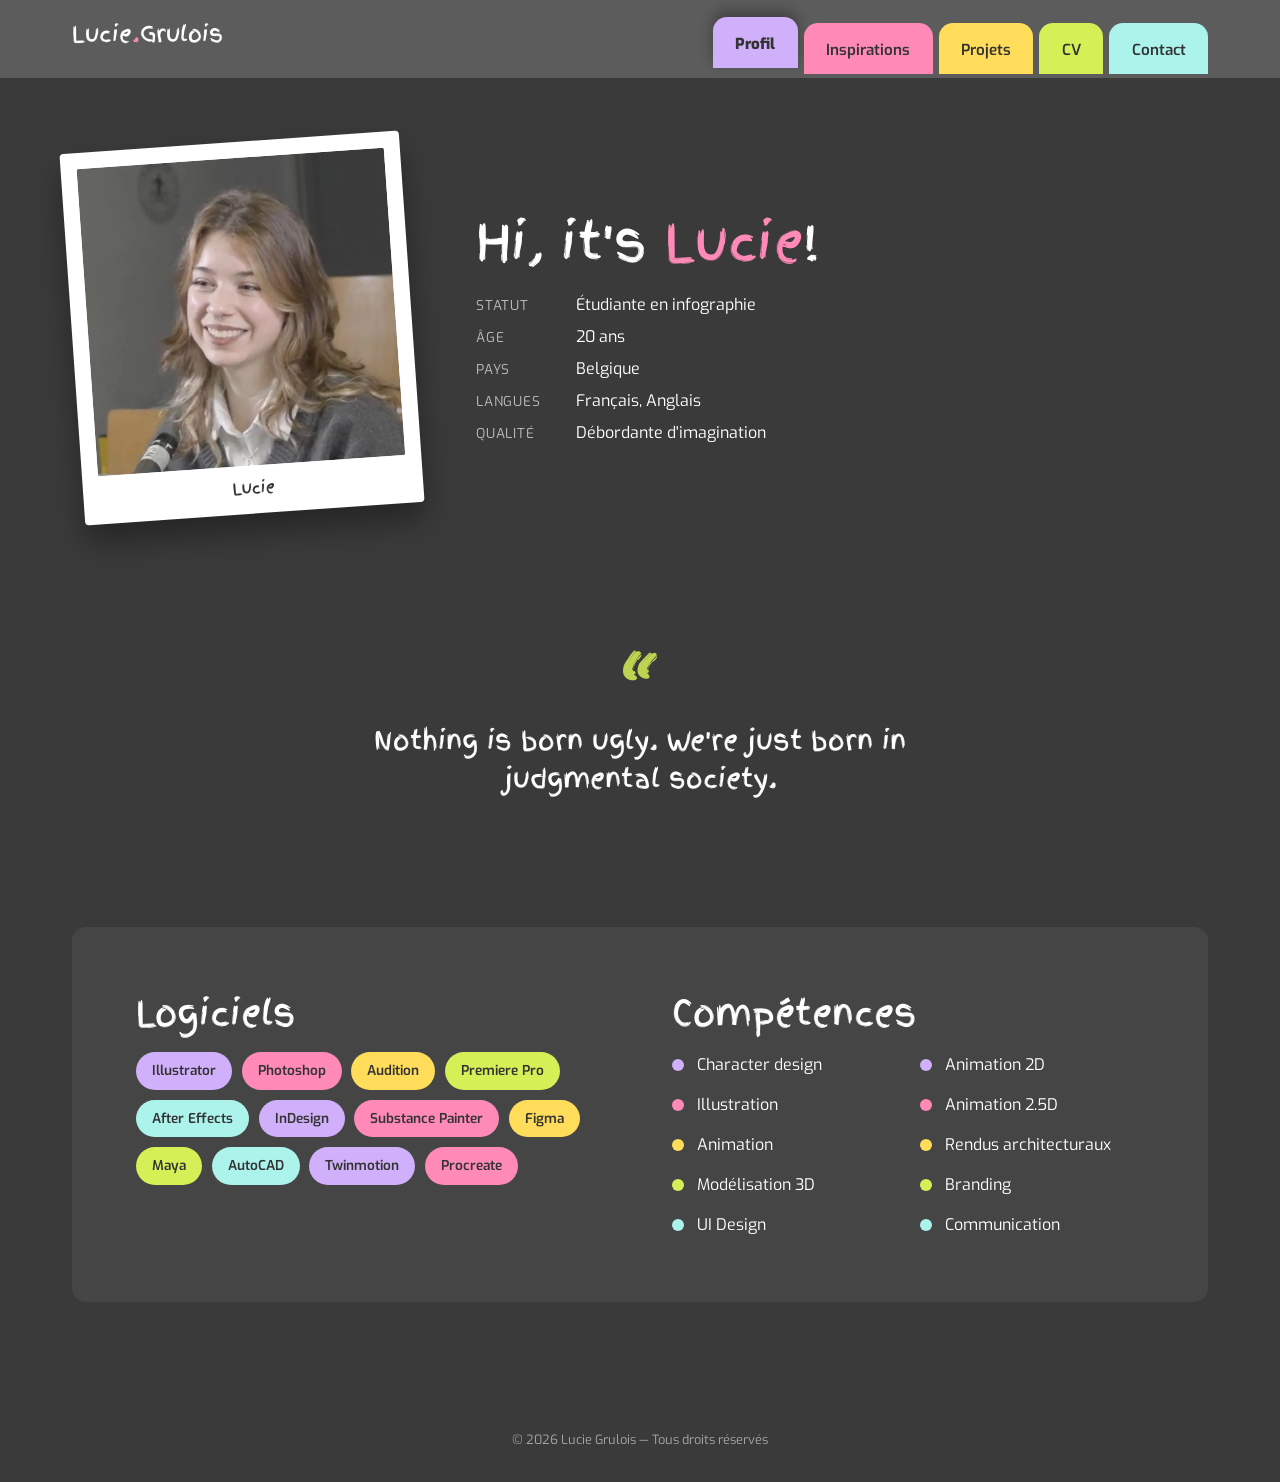
<file: index.html>
<!DOCTYPE html>
<html lang="fr">
<head>
  <meta charset="UTF-8">
  <meta name="viewport" content="width=device-width, initial-scale=1.0">
  <title>Lucie Grulois — Portfolio infographie</title>
  <meta name="description" content="Portfolio de Lucie Grulois, étudiante en infographie en Belgique : profil, inspirations, projets 3D et illustration, CV et contact.">
  <meta name="author" content="Lucie Grulois">
  <meta property="og:title" content="Lucie Grulois — Portfolio infographie">
  <meta property="og:description" content="Portfolio de Lucie Grulois, étudiante en infographie : projets 3D, illustration et UI design.">
  <meta property="og:type" content="website">
  <meta property="og:url" content="https://gruloislucie.github.io/index.html">
  <meta property="og:image" content="https://gruloislucie.github.io/images/profil/lucie-polaroid.webp">
  <meta property="og:locale" content="fr_FR">
  <meta name="twitter:card" content="summary_large_image">
  <meta name="twitter:title" content="Lucie Grulois — Portfolio infographie">
  <meta name="twitter:description" content="Portfolio de Lucie Grulois, étudiante en infographie : projets 3D, illustration et UI design.">
  <meta name="twitter:image" content="https://gruloislucie.github.io/images/profil/lucie-polaroid.webp">
  <link rel="icon" href="images/profil/favicon.svg" type="image/svg+xml">
  <link rel="preload" as="font" type="font/woff2" href="fonts/exo-400.woff2" crossorigin>
  <link rel="stylesheet" href="css/style.css">
  <link rel="preload" as="image" href="images/profil/lucie-polaroid.webp">

  <!-- Google Analytics (GA4) -->
  <script async src="https://www.googletagmanager.com/gtag/js?id=G-64EHMTEM9X"></script>
  <script>
    window.dataLayer = window.dataLayer || [];
    function gtag(){dataLayer.push(arguments);}
    gtag('js', new Date());
    gtag('config', 'G-64EHMTEM9X');
  </script>
</head>
<body>

  <header class="site-header">
    <div class="header-inner">
      <a href="index.html" class="logo">Lucie<span>.</span>Grulois</a>
      <button class="nav-toggle" aria-label="Ouvrir le menu" aria-expanded="false">&#9776;</button>
      <nav class="main-nav" aria-label="Navigation principale">
        <a href="index.html" class="tab-link is-active">Profil</a>
        <a href="inspirations.html" class="tab-link">Inspirations</a>
        <a href="projets.html" class="tab-link">Projets</a>
        <a href="cv/CV_Grulois_Lucie.pdf" class="tab-link" download>CV</a>
        <a href="contact.html" class="tab-link">Contact</a>
      </nav>
    </div>
  </header>

  <main>
    <div class="container">

      <section class="intro">
        <figure class="polaroid">
          <img src="images/profil/lucie-polaroid.webp" alt="Photo portrait de Lucie Grulois, souriante" width="800" height="800" loading="eager" fetchpriority="high">
          <figcaption>Lucie</figcaption>
        </figure>

        <div class="intro-text">
          <h1>Hi, it's <em>Lucie</em>!</h1>
          <ul class="info-list">
            <li><span class="label">Statut</span><span>Étudiante en infographie</span></li>
            <li><span class="label">Âge</span><span>20 ans</span></li>
            <li><span class="label">Pays</span><span>Belgique</span></li>
            <li><span class="label">Langues</span><span>Français, Anglais</span></li>
            <li><span class="label">Qualité</span><span>Débordante d'imagination</span></li>
          </ul>
        </div>
      </section>

      <div class="quote-block">
        <blockquote>
          Nothing is born ugly. We're just born in judgmental society.
        </blockquote>
      </div>

      <section class="skills-section">
        <div class="apps-block">
          <h2>Logiciels</h2>
          <ul class="chip-list">
            <li class="chip">Illustrator</li>
            <li class="chip">Photoshop</li>
            <li class="chip">Audition</li>
            <li class="chip">Premiere Pro</li>
            <li class="chip">After Effects</li>
            <li class="chip">InDesign</li>
            <li class="chip">Substance Painter</li>
            <li class="chip">Figma</li>
            <li class="chip">Maya</li>
            <li class="chip">AutoCAD</li>
            <li class="chip">Twinmotion</li>
            <li class="chip">Procreate</li>
          </ul>
        </div>

        <div class="skills-block">
          <h2>Compétences</h2>
          <ul class="skills-bars">
            <li class="skill-bar-item"><span class="skill-dot"></span>Character design</li>
            <li class="skill-bar-item"><span class="skill-dot"></span>Illustration</li>
            <li class="skill-bar-item"><span class="skill-dot"></span>Animation</li>
            <li class="skill-bar-item"><span class="skill-dot"></span>Modélisation 3D</li>
            <li class="skill-bar-item"><span class="skill-dot"></span>UI Design</li>
            <li class="skill-bar-item"><span class="skill-dot"></span>Animation 2D</li>
            <li class="skill-bar-item"><span class="skill-dot"></span>Animation 2.5D</li>
            <li class="skill-bar-item"><span class="skill-dot"></span>Rendus architecturaux</li>
            <li class="skill-bar-item"><span class="skill-dot"></span>Branding</li>
            <li class="skill-bar-item"><span class="skill-dot"></span>Communication</li>
          </ul>
        </div>
      </section>

    </div>
  </main>

  <footer class="site-footer">
    <p>&copy; 2026 Lucie Grulois — Tous droits réservés</p>
  </footer>

  <script src="js/script.js"></script>
</body>
</html>
</file>
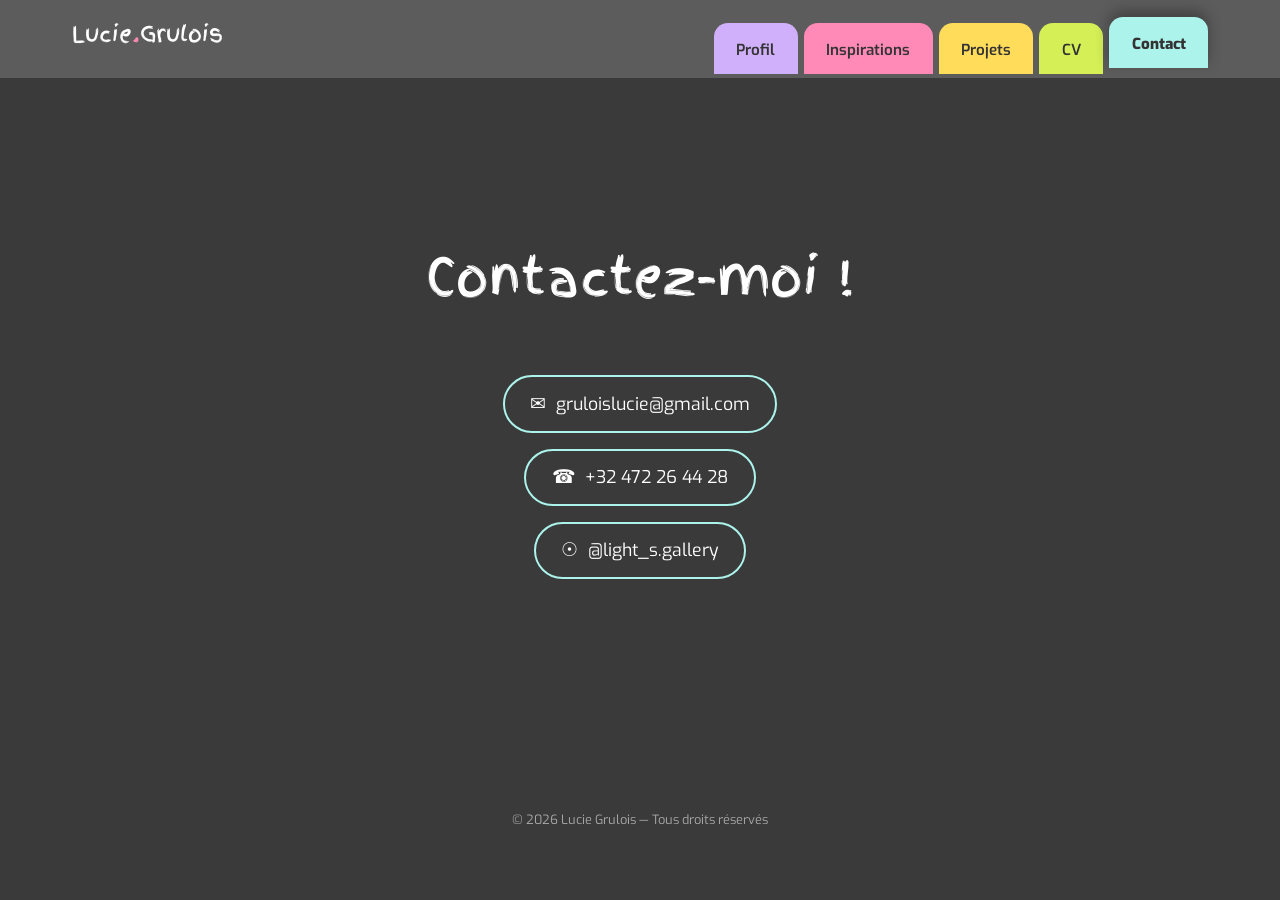
<file: contact.html>
<!DOCTYPE html>
<html lang="fr">
<head>
  <meta charset="UTF-8">
  <meta name="viewport" content="width=device-width, initial-scale=1.0">
  <title>Contact — Lucie Grulois</title>
  <meta name="description" content="Contactez Lucie Grulois, étudiante en infographie, par email, téléphone ou Instagram.">
  <meta name="author" content="Lucie Grulois">
  <meta property="og:title" content="Contact — Lucie Grulois">
  <meta property="og:description" content="Contactez Lucie Grulois, étudiante en infographie, par email, téléphone ou Instagram.">
  <meta property="og:type" content="website">
  <meta property="og:url" content="https://gruloislucie.github.io/contact.html">
  <meta property="og:image" content="https://gruloislucie.github.io/images/profil/lucie-polaroid.webp">
  <meta property="og:locale" content="fr_FR">
  <meta name="twitter:card" content="summary_large_image">
  <meta name="twitter:title" content="Contact — Lucie Grulois">
  <meta name="twitter:description" content="Contactez Lucie Grulois, étudiante en infographie, par email, téléphone ou Instagram.">
  <meta name="twitter:image" content="https://gruloislucie.github.io/images/profil/lucie-polaroid.webp">
  <link rel="icon" href="images/profil/favicon.svg" type="image/svg+xml">
  <link rel="preload" as="font" type="font/woff2" href="fonts/exo-400.woff2" crossorigin>
  <link rel="stylesheet" href="css/style.css">

  <!-- Google Analytics (GA4) -->
  <script async src="https://www.googletagmanager.com/gtag/js?id=G-64EHMTEM9X"></script>
  <script>
    window.dataLayer = window.dataLayer || [];
    function gtag(){dataLayer.push(arguments);}
    gtag('js', new Date());
    gtag('config', 'G-64EHMTEM9X');
  </script>
</head>
<body>

  <header class="site-header">
    <div class="header-inner">
      <a href="index.html" class="logo">Lucie<span>.</span>Grulois</a>
      <button class="nav-toggle" aria-label="Ouvrir le menu" aria-expanded="false">&#9776;</button>
      <nav class="main-nav" aria-label="Navigation principale">
        <a href="index.html" class="tab-link">Profil</a>
        <a href="inspirations.html" class="tab-link">Inspirations</a>
        <a href="projets.html" class="tab-link">Projets</a>
        <a href="cv/CV_Grulois_Lucie.pdf" class="tab-link" download>CV</a>
        <a href="contact.html" class="tab-link is-active">Contact</a>
      </nav>
    </div>
  </header>

  <main>
    <div class="container contact-page">
      <div class="contact-inner">
        <h1>Contactez-moi !</h1>

        <div class="contact-list">
          <a class="contact-link" href="mailto:gruloislucie@gmail.com">
            <span class="icon" aria-hidden="true">&#9993;</span> gruloislucie@gmail.com
          </a>
          <a class="contact-link" href="tel:+32472264428">
            <span class="icon" aria-hidden="true">&#9742;</span> +32 472 26 44 28
          </a>
          <a class="contact-link" href="https://www.instagram.com/light_s.gallery" target="_blank" rel="noopener noreferrer">
            <span class="icon" aria-hidden="true">&#9737;</span> @light_s.gallery
          </a>
        </div>
      </div>
    </div>
  </main>

  <footer class="site-footer">
    <p>&copy; 2026 Lucie Grulois — Tous droits réservés</p>
  </footer>

  <script src="js/script.js"></script>
</body>
</html>
</file>
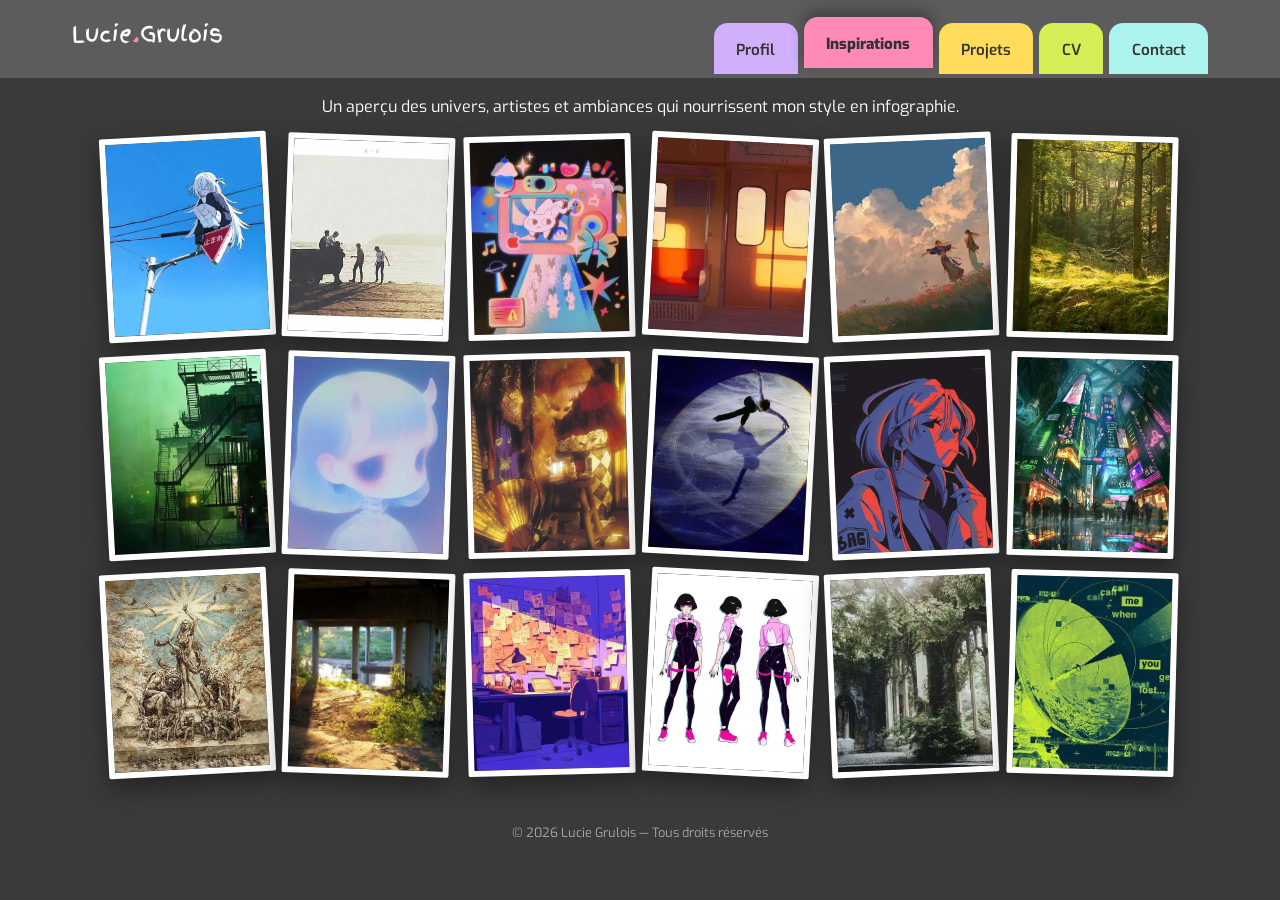
<file: inspirations.html>
<!DOCTYPE html>
<html lang="fr">
<head>
  <meta charset="UTF-8">
  <meta name="viewport" content="width=device-width, initial-scale=1.0">
  <title>Inspirations — Lucie Grulois</title>
  <meta name="description" content="Le moodboard de Lucie Grulois : les images et références qui influencent son style graphique.">
  <meta name="author" content="Lucie Grulois">
  <meta property="og:title" content="Inspirations — Lucie Grulois">
  <meta property="og:description" content="Le moodboard de Lucie Grulois : les images et références qui influencent son style graphique.">
  <meta property="og:type" content="website">
  <meta property="og:url" content="https://gruloislucie.github.io/inspirations.html">
  <meta property="og:image" content="https://gruloislucie.github.io/images/inspirations/inspiration-1.webp">
  <meta property="og:locale" content="fr_FR">
  <meta name="twitter:card" content="summary_large_image">
  <meta name="twitter:title" content="Inspirations — Lucie Grulois">
  <meta name="twitter:description" content="Le moodboard de Lucie Grulois : les images et références qui influencent son style graphique.">
  <meta name="twitter:image" content="https://gruloislucie.github.io/images/inspirations/inspiration-1.webp">
  <link rel="icon" href="images/profil/favicon.svg" type="image/svg+xml">
  <link rel="preload" as="font" type="font/woff2" href="fonts/exo-400.woff2" crossorigin>
  <link rel="stylesheet" href="css/style.css">

  <!-- Google Analytics (GA4) -->
  <script async src="https://www.googletagmanager.com/gtag/js?id=G-64EHMTEM9X"></script>
  <script>
    window.dataLayer = window.dataLayer || [];
    function gtag(){dataLayer.push(arguments);}
    gtag('js', new Date());
    gtag('config', 'G-64EHMTEM9X');
  </script>
</head>
<body class="page-inspirations">

  <header class="site-header">
    <div class="header-inner">
      <a href="index.html" class="logo">Lucie<span>.</span>Grulois</a>
      <button class="nav-toggle" aria-label="Ouvrir le menu" aria-expanded="false">&#9776;</button>
      <nav class="main-nav" aria-label="Navigation principale">
        <a href="index.html" class="tab-link">Profil</a>
        <a href="inspirations.html" class="tab-link is-active">Inspirations</a>
        <a href="projets.html" class="tab-link">Projets</a>
        <a href="cv/CV_Grulois_Lucie.pdf" class="tab-link" download>CV</a>
        <a href="contact.html" class="tab-link">Contact</a>
      </nav>
    </div>
  </header>

  <main>
    <div class="container">
      <div class="moodboard-intro">
        <h1 class="sr-only">Inspirations</h1>
        <p>Un aperçu des univers, artistes et ambiances qui nourrissent mon style en infographie.</p>
      </div>

      <div class="moodboard">
        <figure class="moodboard-item"><img src="images/inspirations/inspiration-1.webp" alt="Illustration d'un personnage aux cheveux blancs perché sur un panneau stop, style anime" width="520" height="784" loading="eager"></figure>
        <figure class="moodboard-item"><img src="images/inspirations/inspiration-2.webp" alt="Photo au ton chaud d'un groupe sur une plage près d'une camionnette" width="520" height="378" loading="eager"></figure>
        <figure class="moodboard-item"><img src="images/inspirations/inspiration-3.webp" alt="Illustration pastel colorée avec un personnage chat et des motifs kawaii" width="520" height="640" loading="eager"></figure>
        <figure class="moodboard-item"><img src="images/inspirations/inspiration-4.webp" alt="Rendu 3D de l'intérieur d'un métro baigné de lumière orangée au coucher du soleil" width="520" height="292" loading="lazy"></figure>
        <figure class="moodboard-item"><img src="images/inspirations/inspiration-5.webp" alt="Peinture numérique de deux silhouettes marchant vers des nuages sur une colline fleurie" width="520" height="312" loading="lazy"></figure>
        <figure class="moodboard-item"><img src="images/inspirations/inspiration-6.webp" alt="Photo d'une forêt baignée de lumière dorée" width="520" height="346" loading="lazy"></figure>
        <figure class="moodboard-item"><img src="images/inspirations/inspiration-7.webp" alt="Illustration cyberpunk d'escaliers extérieurs dans une brume verte néon" width="520" height="520" loading="lazy"></figure>
        <figure class="moodboard-item"><img src="images/inspirations/inspiration-8.webp" alt="Portrait pastel holographique d'un personnage stylisé aux cornes" width="520" height="520" loading="lazy"></figure>
        <figure class="moodboard-item"><img src="images/inspirations/inspiration-9.webp" alt="Photo d'une coiffeuse vintage entourée de plumes et de masques dorés" width="520" height="691" loading="lazy"></figure>
        <figure class="moodboard-item"><img src="images/inspirations/inspiration-10.webp" alt="Photo d'un patineur artistique saisi en pleine figure sous un projecteur" width="520" height="518" loading="lazy"></figure>
        <figure class="moodboard-item"><img src="images/inspirations/inspiration-11.webp" alt="Illustration graphique rouge et bleue d'un portrait au style urbain" width="520" height="557" loading="lazy"></figure>
        <figure class="moodboard-item"><img src="images/inspirations/inspiration-12.webp" alt="Illustration d'une rue cyberpunk saturée de néons sous la pluie" width="520" height="650" loading="lazy"></figure>
        <figure class="moodboard-item"><img src="images/inspirations/inspiration-13.webp" alt="Illustration sépia façon gravure de figures mythologiques sous une étoile lumineuse" width="520" height="687" loading="lazy"></figure>
        <figure class="moodboard-item"><img src="images/inspirations/inspiration-14.webp" alt="Photo d'un passage sous un pont envahi de végétation" width="520" height="390" loading="lazy"></figure>
        <figure class="moodboard-item"><img src="images/inspirations/inspiration-15.webp" alt="Illustration d'un bureau nocturne violet couvert de post-it" width="520" height="520" loading="lazy"></figure>
        <figure class="moodboard-item"><img src="images/inspirations/inspiration-16.webp" alt="Character design rose et noir d'un personnage vu de trois quarts" width="520" height="650" loading="lazy"></figure>
        <figure class="moodboard-item"><img src="images/inspirations/inspiration-17.webp" alt="Photo de ruines gothiques envahies par la végétation" width="520" height="486" loading="lazy"></figure>
        <figure class="moodboard-item"><img src="images/inspirations/inspiration-18.webp" alt="Affiche graphique verte avec une antenne parabolique et une typographie éclatée" width="520" height="520" loading="lazy"></figure>
      </div>
    </div>
  </main>

  <footer class="site-footer">
    <p>&copy; 2026 Lucie Grulois — Tous droits réservés</p>
  </footer>

  <script src="js/script.js"></script>
</body>
</html>
</file>
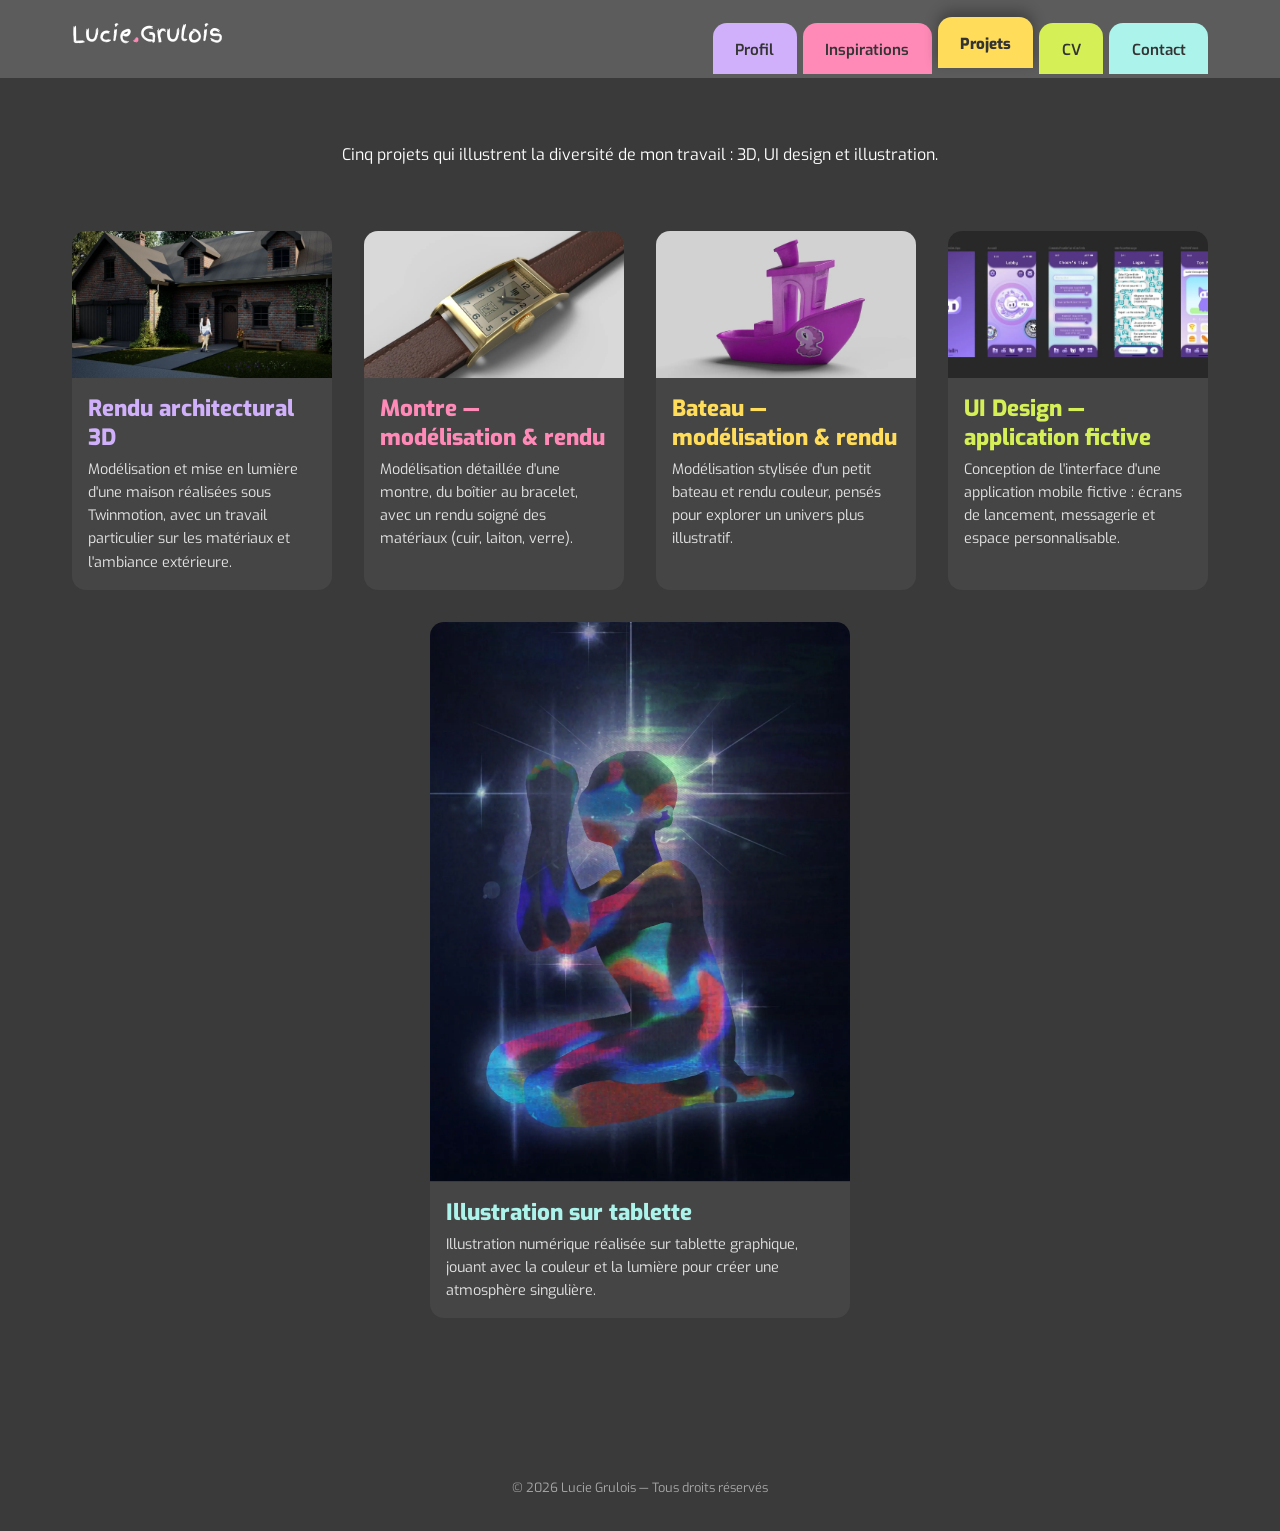
<file: projets.html>
<!DOCTYPE html>
<html lang="fr">
<head>
  <meta charset="UTF-8">
  <meta name="viewport" content="width=device-width, initial-scale=1.0">
  <title>Projets — Lucie Grulois</title>
  <meta name="description" content="Sélection de projets réalisés par Lucie Grulois : rendu architectural 3D, modélisation, UI design et illustration.">
  <meta name="author" content="Lucie Grulois">
  <meta property="og:title" content="Projets — Lucie Grulois">
  <meta property="og:description" content="Sélection de projets réalisés par Lucie Grulois : rendu architectural 3D, modélisation, UI design et illustration.">
  <meta property="og:type" content="website">
  <meta property="og:url" content="https://gruloislucie.github.io/projets.html">
  <meta property="og:image" content="https://gruloislucie.github.io/images/projets/projet-1-rendu-architectural.webp">
  <meta property="og:locale" content="fr_FR">
  <meta name="twitter:card" content="summary_large_image">
  <meta name="twitter:title" content="Projets — Lucie Grulois">
  <meta name="twitter:description" content="Sélection de projets réalisés par Lucie Grulois : rendu architectural 3D, modélisation, UI design et illustration.">
  <meta name="twitter:image" content="https://gruloislucie.github.io/images/projets/projet-1-rendu-architectural.webp">
  <link rel="icon" href="images/profil/favicon.svg" type="image/svg+xml">
  <link rel="preload" as="font" type="font/woff2" href="fonts/exo-400.woff2" crossorigin>
  <link rel="stylesheet" href="css/style.css">

  <!-- Google Analytics (GA4) -->
  <script async src="https://www.googletagmanager.com/gtag/js?id=G-64EHMTEM9X"></script>
  <script>
    window.dataLayer = window.dataLayer || [];
    function gtag(){dataLayer.push(arguments);}
    gtag('js', new Date());
    gtag('config', 'G-64EHMTEM9X');
  </script>
</head>
<body>

  <header class="site-header">
    <div class="header-inner">
      <a href="index.html" class="logo">Lucie<span>.</span>Grulois</a>
      <button class="nav-toggle" aria-label="Ouvrir le menu" aria-expanded="false">&#9776;</button>
      <nav class="main-nav" aria-label="Navigation principale">
        <a href="index.html" class="tab-link">Profil</a>
        <a href="inspirations.html" class="tab-link">Inspirations</a>
        <a href="projets.html" class="tab-link is-active">Projets</a>
        <a href="cv/CV_Grulois_Lucie.pdf" class="tab-link" download>CV</a>
        <a href="contact.html" class="tab-link">Contact</a>
      </nav>
    </div>
  </header>

  <main>
    <div class="container">
      <div class="projects-intro">
        <h1 class="sr-only">Projets</h1>
        <p>Cinq projets qui illustrent la diversité de mon travail : 3D, UI design et illustration.</p>
      </div>

      <div class="projects-row">
        <article class="project-card color-1">
          <div class="project-thumb">
            <img src="images/projets/projet-1-rendu-architectural.webp" alt="Rendu architectural 3D d'une maison réalisé sous Twinmotion" width="1400" height="787" loading="lazy">
          </div>
          <div class="project-body">
            <h3>Rendu architectural 3D</h3>
            <p>Modélisation et mise en lumière d'une maison réalisées sous Twinmotion, avec un travail particulier sur les matériaux et l'ambiance extérieure.</p>
          </div>
        </article>

        <article class="project-card color-2">
          <div class="project-thumb">
            <img src="images/projets/projet-2-montre.webp" alt="Modélisation et rendu 3D d'une montre" width="1400" height="787" loading="lazy">
          </div>
          <div class="project-body">
            <h3>Montre — modélisation &amp; rendu</h3>
            <p>Modélisation détaillée d'une montre, du boîtier au bracelet, avec un rendu soigné des matériaux (cuir, laiton, verre).</p>
          </div>
        </article>

        <article class="project-card color-3">
          <div class="project-thumb">
            <img src="images/projets/projet-3-bateau.webp" alt="Modélisation et rendu 3D stylisé d'un bateau" width="1400" height="787" loading="lazy">
          </div>
          <div class="project-body">
            <h3>Bateau — modélisation &amp; rendu</h3>
            <p>Modélisation stylisée d'un petit bateau et rendu couleur, pensés pour explorer un univers plus illustratif.</p>
          </div>
        </article>

        <article class="project-card color-4">
          <div class="project-thumb">
            <img src="images/projets/projet-4-uidesign.webp" alt="UI design d'une application mobile fictive nommée Choom" width="1400" height="644" loading="lazy">
          </div>
          <div class="project-body">
            <h3>UI Design — application fictive</h3>
            <p>Conception de l'interface d'une application mobile fictive : écrans de lancement, messagerie et espace personnalisable.</p>
          </div>
        </article>
      </div>

      <div class="projects-row row-2">
        <article class="project-card color-5">
          <div class="project-thumb project-thumb--full">
            <img src="images/projets/projet-5-illustration.webp" alt="Illustration numérique réalisée sur tablette graphique" width="1400" height="1866" loading="lazy">
          </div>
          <div class="project-body">
            <h3>Illustration sur tablette</h3>
            <p>Illustration numérique réalisée sur tablette graphique, jouant avec la couleur et la lumière pour créer une atmosphère singulière.</p>
          </div>
        </article>
      </div>

    </div>
  </main>

  <footer class="site-footer">
    <p>&copy; 2026 Lucie Grulois — Tous droits réservés</p>
  </footer>

  <script src="js/script.js"></script>
</body>
</html>
</file>
<file: css/style.css>
/* ==========================================================================
   PORTFOLIO LUCIE GRULOIS — FEUILLE DE STYLE PRINCIPALE
   Structure : 1. Polices  2. Variables  3. Reset  4. Typo  5. Layout général
               6. Navigation (intercalaires)  7. Page Profil
               8. Page Inspirations  9. Page Projets  10. Page Contact
               11. Footer  12. Transitions  13. Responsive
   ========================================================================== */

/* -------------------------------------------------------------------------
   1. POLICES (hébergées localement, plus de dépendance à Google Fonts)
   ------------------------------------------------------------------------- */
@font-face {
  font-family: "Exo";
  src: url("../fonts/exo-400.woff2") format("woff2");
  font-weight: 400;
  font-style: normal;
  font-display: swap;
}

@font-face {
  font-family: "Exo";
  src: url("../fonts/exo-600.woff2") format("woff2");
  font-weight: 600;
  font-style: normal;
  font-display: swap;
}

@font-face {
  font-family: "Exo";
  src: url("../fonts/exo-700.woff2") format("woff2");
  font-weight: 700;
  font-style: normal;
  font-display: swap;
}

@font-face {
  font-family: "Exo";
  src: url("../fonts/exo-800.woff2") format("woff2");
  font-weight: 800;
  font-style: normal;
  font-display: swap;
}

@font-face {
  font-family: "Finger Paint";
  src: url("../fonts/finger-paint-400.woff2") format("woff2");
  font-weight: 400;
  font-style: normal;
  font-display: swap;
}

/* -------------------------------------------------------------------------
   2. VARIABLES
   ------------------------------------------------------------------------- */
:root {
  /* couleurs */
  --color-header-bg: #5C5C5C;
  --color-bg: #3A3A3A;
  --color-bg-light: #454545;
  --color-text: #FFFFFF;
  --color-text-on-accent: #333333;

  --color-tab-profil: #D0B0FA;
  --color-tab-inspirations: #FF8AB7;
  --color-tab-projets: #FFDC5A;
  --color-tab-cv: #D5EF56;
  --color-tab-contact: #ACF3EB;

  /* typographie */
  --font-title: "Finger Paint", cursive;
  --font-body: "Exo", sans-serif;

  /* espacements */
  --space-xs: 0.5rem;
  --space-sm: 1rem;
  --space-md: 2rem;
  --space-lg: 4rem;
  --space-xl: 6rem;

  /* structure */
  --max-width: 1200px;
  --radius: 14px;
  --transition-fast: 0.25s ease;
  --transition-slow: 0.5s ease;
}

/* -------------------------------------------------------------------------
   2. RESET
   ------------------------------------------------------------------------- */
*,
*::before,
*::after {
  box-sizing: border-box;
  margin: 0;
  padding: 0;
}

html {
  scroll-behavior: smooth;
}

body {
  background-color: var(--color-bg);
  color: var(--color-text);
  font-family: var(--font-body);
  font-size: 1rem;
  line-height: 1.6;
  min-height: 100vh;
  overflow-x: hidden;
}

img {
  max-width: 100%;
  display: block;
}

a {
  color: inherit;
  text-decoration: none;
}

ul {
  list-style: none;
}

button {
  font-family: inherit;
  cursor: pointer;
  border: none;
  background: none;
}

h1, h2, h3 {
  font-family: var(--font-title);
  font-weight: 400;
  line-height: 1.3;
}

/* -------------------------------------------------------------------------
   3. TYPOGRAPHIE — TAILLES
   ------------------------------------------------------------------------- */
h1 { font-size: clamp(2rem, 5vw, 3.2rem); }
h2 { font-size: clamp(1.5rem, 3.5vw, 2.2rem); }
h3 { font-size: clamp(1.1rem, 2.5vw, 1.4rem); }

.sr-only {
  position: absolute;
  width: 1px;
  height: 1px;
  padding: 0;
  margin: -1px;
  overflow: hidden;
  clip-path: inset(50%);
  white-space: nowrap;
  border: 0;
}

.eyebrow {
  text-transform: uppercase;
  letter-spacing: 0.15em;
  font-size: 0.75rem;
  opacity: 0.75;
}

/* -------------------------------------------------------------------------
   4. LAYOUT GÉNÉRAL
   ------------------------------------------------------------------------- */
.container {
  width: 100%;
  max-width: var(--max-width);
  margin-inline: auto;
  padding-inline: var(--space-md);
}

main {
  padding-top: var(--space-lg);
  padding-bottom: var(--space-xl);
  min-height: 70vh;
}

/* -------------------------------------------------------------------------
   5. NAVIGATION — LES INTERCALAIRES
   ------------------------------------------------------------------------- */
.site-header {
  position: sticky;
  top: 0;
  z-index: 100;
  background: var(--color-header-bg);
  padding-top: var(--space-sm);
  padding-bottom: 10px;
}

.header-inner {
  max-width: var(--max-width);
  margin-inline: auto;
  padding-inline: var(--space-md);
  display: flex;
  align-items: flex-end;
  justify-content: space-between;
  gap: var(--space-sm);
}

.logo {
  font-family: var(--font-title);
  font-size: 1.4rem;
  color: var(--color-text);
  padding-bottom: var(--space-sm);
  white-space: nowrap;
}

.logo span {
  color: var(--color-tab-inspirations);
}

.nav-toggle {
  display: none;
  color: var(--color-text);
  font-size: 1.8rem;
  padding: var(--space-xs);
}

.main-nav {
  display: flex;
  align-items: flex-end;
  gap: 6px;
  flex-wrap: wrap;
}

.tab-link {
  display: inline-flex;
  align-items: center;
  justify-content: center;
  padding: 0.9rem 1.4rem 0.75rem;
  font-family: var(--font-body);
  font-weight: 600;
  font-size: 0.95rem;
  color: var(--color-text-on-accent);
  border-radius: var(--radius) var(--radius) 0 0;
  transform: translateY(6px);
  transition: transform var(--transition-fast), font-weight var(--transition-fast),
    box-shadow var(--transition-fast);
  box-shadow: 0 0 0 rgba(0, 0, 0, 0);
}

.tab-link:nth-child(1) { background: var(--color-tab-profil); }
.tab-link:nth-child(2) { background: var(--color-tab-inspirations); }
.tab-link:nth-child(3) { background: var(--color-tab-projets); }
.tab-link:nth-child(4) { background: var(--color-tab-cv); }
.tab-link:nth-child(5) { background: var(--color-tab-contact); }

.tab-link:hover,
.tab-link:focus-visible {
  font-weight: 800;
  transform: translateY(0) scale(1.08);
  box-shadow: 0 -6px 14px rgba(0, 0, 0, 0.25);
  outline: none;
}

.tab-link.is-active {
  transform: translateY(0);
  box-shadow: 0 -6px 14px rgba(0, 0, 0, 0.3);
  font-weight: 800;
}

/* -------------------------------------------------------------------------
   6. PAGE PROFIL
   ------------------------------------------------------------------------- */
.intro {
  display: grid;
  grid-template-columns: minmax(220px, 340px) 1fr;
  gap: var(--space-lg);
  align-items: center;
  margin-bottom: var(--space-xl);
}

.polaroid {
  background: #FFFFFF;
  padding: 1rem 1rem 0.5rem;
  border-radius: 4px;
  box-shadow: 0 18px 30px rgba(0, 0, 0, 0.35);
  transform: rotate(-4deg);
  transition: transform var(--transition-slow);
}

.polaroid figcaption {
  font-family: var(--font-title);
  color: var(--color-text-on-accent);
  text-align: center;
  padding-top: 0.6rem;
  padding-bottom: 0.3rem;
  font-size: 1rem;
}

.polaroid:hover {
  transform: rotate(0deg) scale(1.02);
}

.polaroid img {
  width: 100%;
  height: auto;
  aspect-ratio: 1 / 1;
  object-fit: cover;
  border-radius: 2px;
}

.intro-text h1 {
  margin-bottom: var(--space-sm);
}

.intro-text h1 em {
  font-style: normal;
  color: var(--color-tab-inspirations);
}

.info-list {
  display: flex;
  flex-direction: column;
  gap: 0.4rem;
  font-size: 1rem;
}

.info-list li {
  display: flex;
  gap: 0.6rem;
}

.info-list .label {
  min-width: 90px;
  opacity: 0.65;
  font-size: 0.85rem;
  text-transform: uppercase;
  letter-spacing: 0.06em;
  padding-top: 0.15rem;
}

.quote-block {
  max-width: 760px;
  margin: 0 auto var(--space-xl);
  text-align: center;
  padding: var(--space-md);
  position: relative;
}

.quote-block::before {
  content: "\201C";
  font-family: var(--font-title);
  font-size: 5rem;
  color: var(--color-tab-cv);
  line-height: 1;
  opacity: 0.85;
  display: block;
}

.quote-block blockquote {
  font-family: var(--font-title);
  font-size: clamp(1.1rem, 2.4vw, 1.6rem);
  line-height: 1.5;
}

.skills-section {
  display: grid;
  grid-template-columns: 1fr 1fr;
  gap: var(--space-lg);
  background: var(--color-bg-light);
  border-radius: var(--radius);
  padding: var(--space-lg);
}

.skills-section h2 {
  margin-bottom: var(--space-sm);
}

.chip-list {
  display: flex;
  flex-wrap: wrap;
  gap: 0.6rem;
}

.chip {
  padding: 0.5rem 1rem;
  border-radius: 100px;
  font-size: 0.85rem;
  font-weight: 600;
  color: var(--color-text-on-accent);
  transition: transform var(--transition-fast);
}

.chip:hover {
  transform: translateY(-3px);
}

.chip:nth-child(5n+1) { background: var(--color-tab-profil); }
.chip:nth-child(5n+2) { background: var(--color-tab-inspirations); }
.chip:nth-child(5n+3) { background: var(--color-tab-projets); }
.chip:nth-child(5n+4) { background: var(--color-tab-cv); }
.chip:nth-child(5n+5) { background: var(--color-tab-contact); }

.skills-bars {
  display: grid;
  grid-template-columns: 1fr 1fr;
  grid-auto-flow: column;
  grid-template-rows: repeat(5, auto);
  gap: 0.9rem 1.5rem;
}

.skill-bar-item {
  display: flex;
  align-items: center;
  gap: 0.8rem;
}

.skill-dot {
  width: 12px;
  height: 12px;
  border-radius: 50%;
  flex-shrink: 0;
}

.skill-bar-item:nth-child(5n+1) .skill-dot { background: var(--color-tab-profil); }
.skill-bar-item:nth-child(5n+2) .skill-dot { background: var(--color-tab-inspirations); }
.skill-bar-item:nth-child(5n+3) .skill-dot { background: var(--color-tab-projets); }
.skill-bar-item:nth-child(5n+4) .skill-dot { background: var(--color-tab-cv); }
.skill-bar-item:nth-child(5n+5) .skill-dot { background: var(--color-tab-contact); }

/* -------------------------------------------------------------------------
   7. PAGE INSPIRATIONS — MOODBOARD
   ------------------------------------------------------------------------- */
.moodboard-intro {
  max-width: 700px;
  margin: 0 auto var(--space-lg);
  text-align: center;
}

.moodboard {
  column-count: 4;
  column-gap: 18px;
  max-width: 1100px;
  margin-inline: auto;
  padding-inline: var(--space-md);
}

.moodboard-item {
  break-inside: avoid;
  display: inline-block;
  width: 100%;
  margin: 0 0 22px;
  box-shadow: 0 10px 25px rgba(0, 0, 0, 0.4);
  border: 6px solid #fff;
  border-radius: 2px;
  transition: transform var(--transition-fast);
  cursor: pointer;
}

.moodboard-item:hover {
  transform: scale(1.05) rotate(0deg) !important;
  position: relative;
  z-index: 5;
}

.moodboard-item img {
  width: 100%;
  height: auto;
  display: block;
  border-radius: 1px;
}

.moodboard-item:nth-child(6n+1) { transform: rotate(-3deg); }
.moodboard-item:nth-child(6n+2) { transform: rotate(2deg); }
.moodboard-item:nth-child(6n+3) { transform: rotate(-1.5deg); }
.moodboard-item:nth-child(6n+4) { transform: rotate(3deg); }
.moodboard-item:nth-child(6n+5) { transform: rotate(-2.5deg); }
.moodboard-item:nth-child(6n+6) { transform: rotate(1.5deg); }

/* -------------------------------------------------------------------------
   8. PAGE PROJETS
   ------------------------------------------------------------------------- */
.projects-intro {
  max-width: 700px;
  margin: 0 auto var(--space-lg);
  text-align: center;
}

.projects-row {
  display: grid;
  grid-template-columns: repeat(4, 1fr);
  gap: var(--space-md);
  margin-bottom: var(--space-md);
  max-width: var(--max-width);
  margin-inline: auto;
}

.projects-row.row-2 {
  grid-template-columns: minmax(0, 420px);
  justify-content: center;
}

.project-card {
  background: var(--color-bg-light);
  border-radius: var(--radius);
  overflow: hidden;
  transition: transform var(--transition-fast), box-shadow var(--transition-fast);
}

.project-card:hover {
  transform: translateY(-6px);
  box-shadow: 0 16px 30px rgba(0, 0, 0, 0.35);
}

.project-thumb {
  width: 100%;
  aspect-ratio: 16 / 9;
  overflow: hidden;
}

.project-thumb img {
  width: 100%;
  height: 100%;
  object-fit: cover;
}

/* exception : l'illustration verticale reste entièrement visible */
.project-thumb.project-thumb--full {
  aspect-ratio: 3 / 4;
  background: var(--color-bg);
  display: flex;
  align-items: center;
  justify-content: center;
}

.project-thumb.project-thumb--full img {
  width: auto;
  height: 100%;
  object-fit: contain;
}

.project-body {
  padding: var(--space-sm);
  display: flex;
  flex-direction: column;
  gap: 0.4rem;
  min-height: 8.5rem;
}

.project-body h3 {
  font-family: var(--font-body);
  font-weight: 800;
}

.project-card:nth-child(5n+1) .project-body h3,
.project-card.color-1 .project-body h3 { color: var(--color-tab-profil); }
.project-card:nth-child(5n+2) .project-body h3,
.project-card.color-2 .project-body h3 { color: var(--color-tab-inspirations); }
.project-card:nth-child(5n+3) .project-body h3,
.project-card.color-3 .project-body h3 { color: var(--color-tab-projets); }
.project-card:nth-child(5n+4) .project-body h3,
.project-card.color-4 .project-body h3 { color: var(--color-tab-cv); }
.project-card:nth-child(5n+5) .project-body h3,
.project-card.color-5 .project-body h3 { color: var(--color-tab-contact); }

.project-body p {
  font-size: 0.9rem;
  opacity: 0.85;
}

/* -------------------------------------------------------------------------
   9. PAGE CONTACT
   ------------------------------------------------------------------------- */
.contact-page {
  min-height: 60vh;
  display: flex;
  align-items: center;
  justify-content: center;
  text-align: center;
}

.contact-inner {
  max-width: 640px;
}

.contact-inner h1 {
  margin-bottom: var(--space-md);
}

.contact-list {
  display: flex;
  flex-direction: column;
  gap: var(--space-sm);
  align-items: center;
  margin-top: var(--space-lg);
}

.contact-link {
  display: inline-flex;
  align-items: center;
  gap: 0.6rem;
  font-size: 1.1rem;
  padding: 0.7rem 1.6rem;
  border-radius: 100px;
  border: 2px solid var(--color-tab-contact);
  transition: background var(--transition-fast), color var(--transition-fast), transform var(--transition-fast);
}

.contact-link:hover,
.contact-link:focus-visible {
  background: var(--color-tab-contact);
  color: var(--color-text-on-accent);
  transform: translateY(-3px);
  font-weight: 700;
}

.contact-link .icon {
  font-size: 1.2rem;
}

/* -------------------------------------------------------------------------
   10. FOOTER
   ------------------------------------------------------------------------- */
.site-footer {
  text-align: center;
  padding: var(--space-md);
  font-size: 0.8rem;
  opacity: 0.55;
}

/* -------------------------------------------------------------------------
   11. TRANSITIONS ENTRE PAGES
   ------------------------------------------------------------------------- */
@view-transition {
  navigation: auto;
}

main {
  animation: page-fade-in 0.6s ease both;
}

@keyframes page-fade-in {
  from {
    opacity: 0;
    transform: translateY(14px);
  }
  to {
    opacity: 1;
    transform: translateY(0);
  }
}

@media (prefers-reduced-motion: reduce) {
  html { scroll-behavior: auto; }
  main { animation: none; }
  * { transition: none !important; }
}

/* -------------------------------------------------------------------------
   12. RESPONSIVE
   ------------------------------------------------------------------------- */

/* Page Inspirations en desktop : tout tient dans l'écran, sans défilement */
@media (min-width: 901px) {
  body.page-inspirations main {
    padding-top: var(--space-sm);
    padding-bottom: var(--space-sm);
    min-height: 0;
    display: flex;
    flex-direction: column;
  }

  body.page-inspirations .moodboard-intro {
    margin-bottom: var(--space-sm);
    flex-shrink: 0;
  }

  body.page-inspirations .moodboard {
    column-count: unset;
    column-gap: 0;
    display: grid;
    grid-template-columns: repeat(6, 1fr);
    grid-template-rows: repeat(3, 1fr);
    gap: 14px;
    max-width: 1400px;
    width: 100%;
    height: calc(100vh - 260px);
    min-height: 420px;
  }

  body.page-inspirations .moodboard-item {
    margin: 0;
    width: 100%;
    height: 100%;
    overflow: hidden;
  }

  body.page-inspirations .moodboard-item img {
    width: 100%;
    height: 100%;
    object-fit: cover;
  }
}

@media (max-width: 900px) {
  .intro {
    grid-template-columns: 1fr;
    text-align: center;
    justify-items: center;
  }

  .polaroid {
    width: 260px;
  }
  .info-list li {
    justify-content: center;
  }

  .skills-section {
    grid-template-columns: 1fr;
  }

  .projects-row {
    grid-template-columns: repeat(2, 1fr);
    max-width: 100%;
  }

  .projects-row.row-2 {
    max-width: 100%;
  }

  .moodboard {
    column-count: 3;
  }
}

@media (max-width: 640px) {
  .header-inner {
    flex-wrap: wrap;
  }

  .nav-toggle {
    display: block;
  }

  .main-nav {
    display: none;
    width: 100%;
    flex-direction: column;
    gap: 0;
    order: 3;
  }

  .main-nav.is-open {
    display: flex;
  }

  .tab-link {
    border-radius: 8px;
    transform: none;
    width: 100%;
    padding: 0.9rem;
  }

  .tab-link:hover,
  .tab-link.is-active {
    transform: none;
  }

  .projects-row,
  .projects-row.row-2 {
    grid-template-columns: 1fr;
  }

  .skills-bars {
    grid-template-columns: 1fr;
    grid-auto-flow: row;
    grid-template-rows: none;
  }

  .moodboard {
    column-count: 2;
    column-gap: 12px;
  }

  .moodboard-item {
    margin-bottom: 12px;
  }
}
</file>
